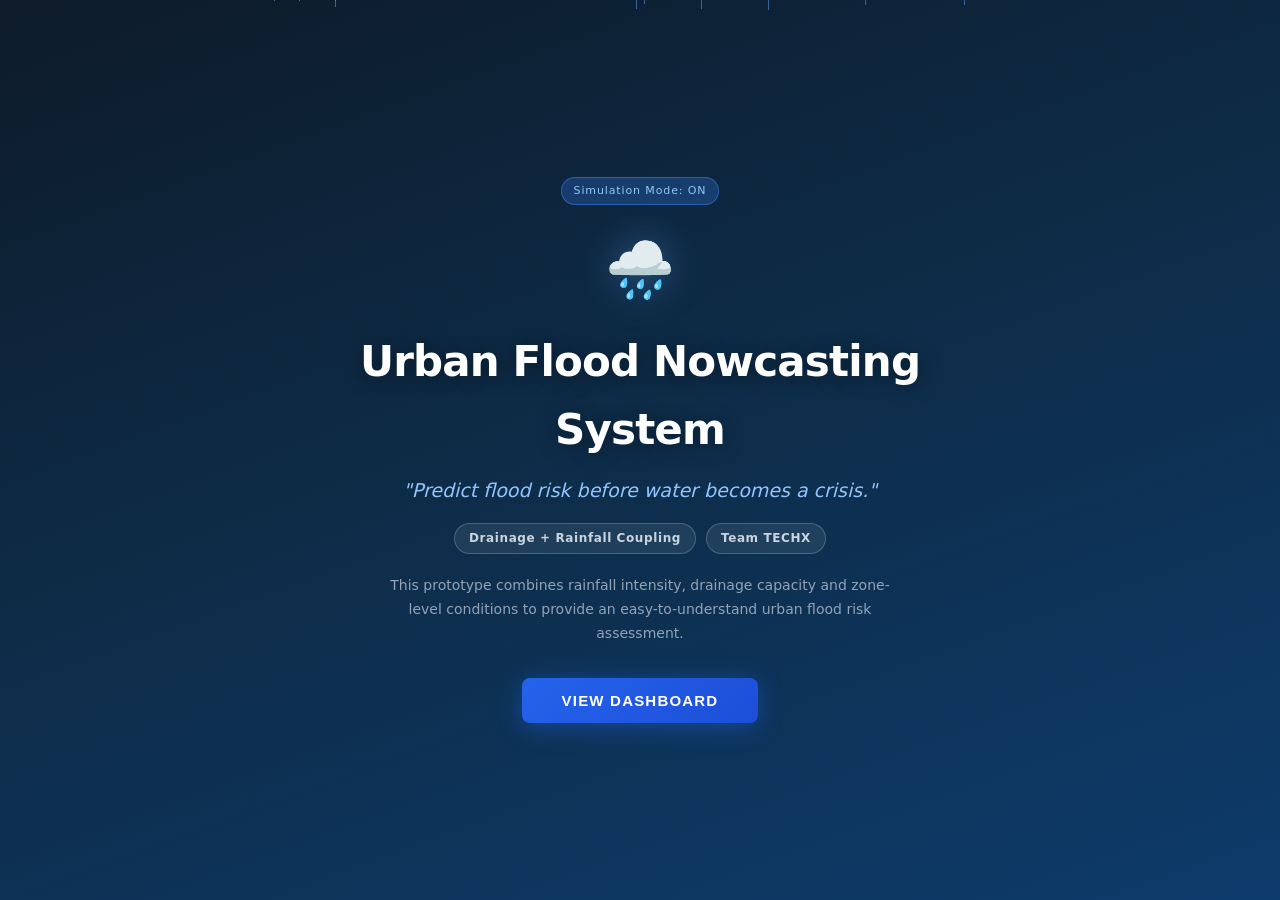
<file: index.html>
<!DOCTYPE html>
<html lang="en">
<head>
  <meta charset="UTF-8" />
  <meta name="viewport" content="width=device-width, initial-scale=1.0" />
  <title>Urban Flood Nowcasting System | Team TECHX</title>
  <link rel="stylesheet" href="style.css" />
</head>
<body>

  <!-- ═══════════════════════════════════════════════
       PAGE 1 – LANDING PAGE
  ═══════════════════════════════════════════════ -->
  <section id="landing-page" class="landing">
    <div class="landing-bg">
      <div class="rain-container" id="rainContainer"></div>
    </div>
    <div class="landing-content">
      <div class="landing-badge">Simulation Mode: ON</div>
      <div class="landing-icon">🌧️</div>
      <h1 class="landing-title">Urban Flood Nowcasting System</h1>
      <p class="landing-tagline">"Predict flood risk before water becomes a crisis."</p>
      <div class="landing-tags">
        <span class="tag">Drainage + Rainfall Coupling</span>
        <span class="tag">Team TECHX</span>
      </div>
      <p class="landing-description">
        This prototype combines rainfall intensity, drainage capacity and zone-level conditions
        to provide an easy-to-understand urban flood risk assessment.
      </p>
      <button class="btn-cta" id="enterDashboard">VIEW DASHBOARD</button>
    </div>
  </section>

  <!-- ═══════════════════════════════════════════════
       PAGE 2 – DASHBOARD
  ═══════════════════════════════════════════════ -->
  <section id="dashboard-page" class="dashboard hidden">

    <!-- NAV BAR -->
    <nav class="navbar">
      <div class="nav-brand">
        <span class="nav-icon">🌊</span>
        <span class="nav-title">Urban Flood Nowcasting System</span>
      </div>
      <button class="hamburger" id="hamburger" aria-label="Toggle menu">&#9776;</button>
      <ul class="nav-links" id="navLinks">
        <li><a href="#" class="active">Dashboard</a></li>
        <li><a href="#alerts-section">Alerts</a></li>
        <li><a href="#about-section">About</a></li>
        <li><span class="nav-team">Team TECHX</span></li>
      </ul>
    </nav>

    <!-- DASHBOARD HEADER -->
    <header class="dash-header">
      <div>
        <h2 class="dash-title">Urban Flood Risk Dashboard</h2>
        <p class="dash-subtitle">Drainage and Rainfall Coupling for Real-Time Urban Flood Risk Monitoring</p>
      </div>
      <div class="status-group">
        <span class="status-dot"></span>
        <span class="status-text">System Monitoring Active</span>
        <span class="sim-badge">Simulation Mode: ON</span>
      </div>
    </header>

    <main class="dash-main">

      <!-- HOW IT WORKS BANNER -->
      <div class="how-it-works">
        <span class="hiw-label">How it works:</span>
        <div class="hiw-flow">
          <span class="hiw-step">🌧️ Rainfall</span>
          <span class="hiw-arrow">→</span>
          <span class="hiw-step">🚿 Drainage Load</span>
          <span class="hiw-arrow">→</span>
          <span class="hiw-step">⚠️ Flood Risk</span>
          <span class="hiw-arrow">→</span>
          <span class="hiw-step">🔔 Alert</span>
          <span class="hiw-arrow">→</span>
          <span class="hiw-step">🏃 Recommended Action</span>
        </div>
      </div>

      <!-- CONTROLS ROW -->
      <div class="controls-row">

        <!-- RAINFALL SLIDER -->
        <div class="control-card rainfall-control">
          <div class="control-header">
            <h3>🌧️ Rainfall Intensity</h3>
            <span class="sim-tag">Simulated Data</span>
          </div>
          <div class="slider-row">
            <span class="slider-min">0 mm/hr</span>
            <input type="range" id="rainfallSlider" min="0" max="150" value="40" step="1" class="rainfall-slider" />
            <span class="slider-max">150 mm/hr</span>
          </div>
          <div class="slider-value-row">
            <span>Current Rainfall: <strong id="rainfallValue">40</strong> mm/hr</span>
            <button class="btn-reset" id="resetBtn">↺ RESET SIMULATION</button>
          </div>
          <div class="last-updated">Last Updated: <span id="lastUpdated">Just now</span></div>
        </div>

        <!-- DRAINAGE CAPACITY -->
        <div class="control-card drainage-control">
          <div class="control-header">
            <h3>🚿 Drainage Capacity</h3>
            <span class="formula-tag" title="Flood Risk = Rainfall Factor + Drainage Load Factor + Zone Vulnerability">
              Rain + Drainage = Flood Risk
            </span>
          </div>
          <div class="drainage-stats">
            <div class="drain-row">
              <span class="drain-label">Available Capacity</span>
              <div class="drain-bar-wrap">
                <div class="drain-bar capacity-bar" id="capacityBar"></div>
              </div>
              <span class="drain-pct" id="capacityPct">65%</span>
            </div>
            <div class="drain-row">
              <span class="drain-label">Current Load</span>
              <div class="drain-bar-wrap">
                <div class="drain-bar load-bar" id="loadBar"></div>
              </div>
              <span class="drain-pct" id="loadPct">42%</span>
            </div>
          </div>
          <div class="drain-status-row">
            Drainage Status: <strong id="drainStatus">Normal</strong>
          </div>
        </div>

      </div>

      <!-- MAP + ZONE CARDS ROW -->
      <div class="map-zone-row">

        <!-- CITY MAP -->
        <div class="map-card">
          <div class="map-header">
            <h3>🗺️ Urban Zone Risk Map</h3>
            <span class="map-hint">Click any zone for details</span>
          </div>
          <div class="map-container">
            <svg id="cityMap" viewBox="0 0 700 420" xmlns="http://www.w3.org/2000/svg" class="city-svg">

              <!-- Background city grid -->
              <rect x="0" y="0" width="700" height="420" fill="#1a2a3a"/>

              <!-- Grid lines (roads) -->
              <g class="roads" stroke="#2a4060" stroke-width="1" opacity="0.6">
                <line x1="0" y1="70" x2="700" y2="70"/>
                <line x1="0" y1="140" x2="700" y2="140"/>
                <line x1="0" y1="210" x2="700" y2="210"/>
                <line x1="0" y1="280" x2="700" y2="280"/>
                <line x1="0" y1="350" x2="700" y2="350"/>
                <line x1="100" y1="0" x2="100" y2="420"/>
                <line x1="200" y1="0" x2="200" y2="420"/>
                <line x1="300" y1="0" x2="300" y2="420"/>
                <line x1="400" y1="0" x2="400" y2="420"/>
                <line x1="500" y1="0" x2="500" y2="420"/>
                <line x1="600" y1="0" x2="600" y2="420"/>
              </g>

              <!-- RIVER (drainage channel) -->
              <path d="M0 260 Q80 250 160 265 Q240 280 320 260 Q400 240 480 255 Q560 270 640 255 L700 258" 
                    fill="none" stroke="#1e90ff" stroke-width="8" opacity="0.7"/>
              <path d="M0 264 Q80 254 160 269 Q240 284 320 264 Q400 244 480 259 Q560 274 640 259 L700 262" 
                    fill="none" stroke="#00bfff" stroke-width="3" opacity="0.4"/>
              <text x="10" y="250" fill="#00bfff" font-size="9" opacity="0.8">Drainage Canal</text>

              <!-- ZONE A – Ahmedabad Central -->
              <rect id="zone-A" x="210" y="75" width="175" height="125" rx="6"
                    class="map-zone" data-zone="A" fill="#22c55e" opacity="0.75"/>
              <text x="297" y="128" text-anchor="middle" fill="white" font-size="12" font-weight="bold" class="zone-label" pointer-events="none">Zone A</text>
              <text x="297" y="144" text-anchor="middle" fill="white" font-size="9" class="zone-sublabel" pointer-events="none">Ahmedabad Central</text>
              <text id="zoneA-pct" x="297" y="160" text-anchor="middle" fill="white" font-size="11" font-weight="bold" pointer-events="none">28%</text>

              <!-- ZONE B – Riverfront -->
              <rect id="zone-B" x="210" y="215" width="175" height="100" rx="6"
                    class="map-zone" data-zone="B" fill="#eab308" opacity="0.75"/>
              <text x="297" y="258" text-anchor="middle" fill="white" font-size="12" font-weight="bold" class="zone-label" pointer-events="none">Zone B</text>
              <text x="297" y="272" text-anchor="middle" fill="white" font-size="9" class="zone-sublabel" pointer-events="none">Riverfront</text>
              <text id="zoneB-pct" x="297" y="288" text-anchor="middle" fill="white" font-size="11" font-weight="bold" pointer-events="none">45%</text>

              <!-- ZONE C – East Zone -->
              <rect id="zone-C" x="400" y="75" width="160" height="150" rx="6"
                    class="map-zone" data-zone="C" fill="#f97316" opacity="0.75"/>
              <text x="480" y="143" text-anchor="middle" fill="white" font-size="12" font-weight="bold" class="zone-label" pointer-events="none">Zone C</text>
              <text x="480" y="158" text-anchor="middle" fill="white" font-size="9" class="zone-sublabel" pointer-events="none">East Zone</text>
              <text id="zoneC-pct" x="480" y="174" text-anchor="middle" fill="white" font-size="11" font-weight="bold" pointer-events="none">62%</text>

              <!-- ZONE D – West Zone -->
              <rect id="zone-D" x="30" y="75" width="160" height="150" rx="6"
                    class="map-zone" data-zone="D" fill="#22c55e" opacity="0.75"/>
              <text x="110" y="143" text-anchor="middle" fill="white" font-size="12" font-weight="bold" class="zone-label" pointer-events="none">Zone D</text>
              <text x="110" y="158" text-anchor="middle" fill="white" font-size="9" class="zone-sublabel" pointer-events="none">West Zone</text>
              <text id="zoneD-pct" x="110" y="174" text-anchor="middle" fill="white" font-size="11" font-weight="bold" pointer-events="none">22%</text>

              <!-- ZONE E – Low-Lying Area -->
              <rect id="zone-E" x="400" y="240" width="160" height="120" rx="6"
                    class="map-zone" data-zone="E" fill="#ef4444" opacity="0.75"/>
              <text x="480" y="292" text-anchor="middle" fill="white" font-size="12" font-weight="bold" class="zone-label" pointer-events="none">Zone E</text>
              <text x="480" y="307" text-anchor="middle" fill="white" font-size="9" class="zone-sublabel" pointer-events="none">Low-Lying Area</text>
              <text id="zoneE-pct" x="480" y="322" text-anchor="middle" fill="white" font-size="11" font-weight="bold" pointer-events="none">78%</text>

              <!-- ZONE F – Industrial Area -->
              <rect id="zone-F" x="30" y="240" width="160" height="120" rx="6"
                    class="map-zone" data-zone="F" fill="#eab308" opacity="0.75"/>
              <text x="110" y="292" text-anchor="middle" fill="white" font-size="12" font-weight="bold" class="zone-label" pointer-events="none">Zone F</text>
              <text x="110" y="307" text-anchor="middle" fill="white" font-size="9" class="zone-sublabel" pointer-events="none">Industrial Area</text>
              <text id="zoneF-pct" x="110" y="322" text-anchor="middle" fill="white" font-size="11" font-weight="bold" pointer-events="none">48%</text>

              <!-- Road labels -->
              <text x="350" y="67" text-anchor="middle" fill="#7099bb" font-size="8">NH-48 Main Corridor</text>
              <text x="350" y="137" text-anchor="middle" fill="#7099bb" font-size="8">Ring Road</text>
              <text x="350" y="207" text-anchor="middle" fill="#7099bb" font-size="8">Canal Road</text>
              <text x="350" y="345" text-anchor="middle" fill="#7099bb" font-size="8">South Bypass</text>

              <!-- Map labels -->
              <text x="210" y="15" fill="#94a3b8" font-size="9">◎ Emergency Shelter (Zone A)</text>
              <text x="450" y="15" fill="#94a3b8" font-size="9">◎ Hospital (Zone C)</text>
              <text x="40" y="410" fill="#94a3b8" font-size="9">◎ Fire Station (Zone D)</text>
              <text x="450" y="410" fill="#94a3b8" font-size="9">◎ Relief Camp (Zone F)</text>

            </svg>

            <!-- MAP LEGEND -->
            <div class="map-legend">
              <div class="legend-title">Risk Level</div>
              <div class="legend-item"><span class="leg-color" style="background:#22c55e"></span>Low (0–30%)</div>
              <div class="legend-item"><span class="leg-color" style="background:#eab308"></span>Moderate (31–60%)</div>
              <div class="legend-item"><span class="leg-color" style="background:#f97316"></span>High (61–80%)</div>
              <div class="legend-item"><span class="leg-color" style="background:#ef4444"></span>Critical (81–100%)</div>
            </div>
          </div>
        </div>

        <!-- ZONE RISK CARDS -->
        <div class="zone-cards-panel">
          <h3 class="zone-panel-title">Zone Risk Overview</h3>
          <div id="zoneCardsList" class="zone-cards-list">
            <!-- Populated by JS -->
          </div>
        </div>

      </div>

      <!-- STATISTICS BAR -->
      <div class="stats-bar" id="statsBar">
        <div class="stat-card">
          <div class="stat-icon">🌧️</div>
          <div class="stat-value" id="stat-rainfall">40 mm/hr</div>
          <div class="stat-label">Avg Rainfall</div>
        </div>
        <div class="stat-card">
          <div class="stat-icon">🟠</div>
          <div class="stat-value" id="stat-high">2</div>
          <div class="stat-label">High Risk Zones</div>
        </div>
        <div class="stat-card">
          <div class="stat-icon">🔴</div>
          <div class="stat-value" id="stat-critical">1</div>
          <div class="stat-label">Critical Zones</div>
        </div>
        <div class="stat-card">
          <div class="stat-icon">🚿</div>
          <div class="stat-value" id="stat-drain">42%</div>
          <div class="stat-label">Drainage Load</div>
        </div>
        <div class="stat-card stat-overall">
          <div class="stat-icon">⚠️</div>
          <div class="stat-value" id="stat-overall">MODERATE</div>
          <div class="stat-label">Overall Risk</div>
        </div>
      </div>

      <!-- ALERTS SECTION -->
      <div id="alerts-section" class="alerts-section">
        <h3 class="alerts-title">🔔 Flood Alerts</h3>
        <div id="alertBox" class="alert-box alert-moderate">
          <span class="alert-icon">🟡</span>
          <div class="alert-content">
            <strong>Moderate Alert</strong>
            <p>Rainfall increasing. Monitor drainage capacity.</p>
          </div>
        </div>
      </div>

      <!-- ABOUT SECTION -->
      <div id="about-section" class="about-section">
        <h3>About This Project</h3>
        <p>
          The <strong>Urban Flood Nowcasting System</strong> demonstrates how combining real-time
          rainfall intensity data with drainage network capacity can produce actionable flood-risk
          information for every urban zone. The core equation is simple:
        </p>
        <div class="formula-display">
          Flood Risk = Rainfall Factor + Drainage Load Factor + Zone Vulnerability
        </div>
        <p>
          All values shown are <em>simulated prototype data</em>. This prototype was built for
          demonstration purposes. In a real deployment, live sensor data and GIS layers would
          replace the simulated inputs.
        </p>
        <div class="team-badge">Team TECHX &nbsp;|&nbsp; Urban Flood Nowcasting System</div>
      </div>

    </main>

    <!-- FOOTER -->
    <footer class="footer">
      <p>Urban Flood Nowcasting System &nbsp;|&nbsp; Team TECHX</p>
      <p class="footer-sub">Prototype for Urban Flood Risk Monitoring &nbsp;·&nbsp; Simulation Data Only</p>
    </footer>

  </section>

  <!-- ═══════════════════════════════════════════════
       ZONE DETAIL MODAL
  ═══════════════════════════════════════════════ -->
  <div id="zoneModal" class="modal-overlay hidden" role="dialog" aria-modal="true">
    <div class="modal-box">
      <button class="modal-close" id="modalClose" aria-label="Close">✕</button>
      <h2 class="modal-title" id="modalTitle">Zone Details</h2>
      <div class="modal-grid" id="modalGrid">
        <!-- Populated by JS -->
      </div>
      <div class="modal-alert" id="modalAlert"></div>
      <div class="modal-route" id="modalRoute"></div>
      <button class="btn-modal-close" id="modalCloseBtn">CLOSE</button>
    </div>
  </div>

  <script src="app.js"></script>
</body>
</html>
</file>
<file: style.css>
/* ═══════════════════════════════════════════════════
   URBAN FLOOD NOWCASTING SYSTEM — style.css
   Team TECHX
═══════════════════════════════════════════════════ */

/* ── RESET & BASE ── */
*, *::before, *::after { box-sizing: border-box; margin: 0; padding: 0; }

:root {
  --navy:      #0d1b2a;
  --navy2:     #1a2a3a;
  --navy3:     #1e3a5f;
  --blue:      #2563eb;
  --blue-light:#3b82f6;
  --white:     #ffffff;
  --bg:        #f0f4f8;
  --surface:   #ffffff;
  --border:    #d1d9e0;
  --text:      #1e293b;
  --muted:     #64748b;

  --low:       #22c55e;
  --moderate:  #eab308;
  --high:      #f97316;
  --critical:  #ef4444;

  --low-bg:    #f0fdf4;
  --mod-bg:    #fefce8;
  --high-bg:   #fff7ed;
  --crit-bg:   #fef2f2;

  --low-border:  #86efac;
  --mod-border:  #fde047;
  --high-border: #fdba74;
  --crit-border: #fca5a5;

  --radius: 10px;
  --shadow: 0 2px 12px rgba(0,0,0,0.10);
}

html { scroll-behavior: smooth; }
body  { font-family: -apple-system, "Segoe UI", system-ui, sans-serif;
        background: var(--bg); color: var(--text); font-size: 14px; line-height: 1.6; }

.hidden { display: none !important; }

/* ── SCROLL BAR ── */
::-webkit-scrollbar { width: 6px; }
::-webkit-scrollbar-track { background: var(--navy2); }
::-webkit-scrollbar-thumb { background: var(--navy3); border-radius: 3px; }

/* ═══════════════════════════════════════════════════
   LANDING PAGE
═══════════════════════════════════════════════════ */
.landing {
  position: relative;
  min-height: 100vh;
  display: flex;
  align-items: center;
  justify-content: center;
  overflow: hidden;
  background: linear-gradient(160deg, #0d1b2a 0%, #0e2d4a 50%, #0d3b6b 100%);
}

.landing-bg {
  position: absolute; inset: 0;
  pointer-events: none;
  overflow: hidden;
}

/* Animated rain drops */
.rain-drop {
  position: absolute;
  width: 1px;
  background: linear-gradient(to bottom, transparent, #60a5fa88);
  animation: fall linear infinite;
  top: -80px;
}
@keyframes fall {
  to { transform: translateY(110vh); }
}

.landing-content {
  position: relative;
  text-align: center;
  padding: 40px 24px;
  max-width: 680px;
  width: 100%;
  z-index: 2;
}

.landing-badge {
  display: inline-block;
  background: rgba(59,130,246,0.25);
  border: 1px solid rgba(59,130,246,0.5);
  color: #93c5fd;
  font-size: 11px;
  letter-spacing: 0.08em;
  padding: 4px 12px;
  border-radius: 999px;
  margin-bottom: 20px;
}

.landing-icon {
  font-size: 56px;
  margin-bottom: 14px;
  filter: drop-shadow(0 0 18px #60a5fa66);
  animation: pulse 3s ease-in-out infinite;
}
@keyframes pulse {
  0%, 100% { transform: scale(1); }
  50%       { transform: scale(1.07); }
}

.landing-title {
  font-size: clamp(24px, 5vw, 42px);
  font-weight: 800;
  color: #fff;
  letter-spacing: -0.02em;
  margin-bottom: 12px;
  text-shadow: 0 2px 20px rgba(0,0,0,0.4);
}

.landing-tagline {
  font-size: clamp(14px, 2.5vw, 19px);
  color: #93c5fd;
  font-style: italic;
  margin-bottom: 18px;
  font-weight: 500;
}

.landing-tags {
  display: flex;
  gap: 10px;
  justify-content: center;
  flex-wrap: wrap;
  margin-bottom: 20px;
}

.tag {
  background: rgba(255,255,255,0.08);
  border: 1px solid rgba(255,255,255,0.2);
  color: #cbd5e1;
  padding: 5px 14px;
  border-radius: 999px;
  font-size: 12px;
  font-weight: 600;
  letter-spacing: 0.05em;
}

.landing-description {
  color: #94a3b8;
  font-size: 14px;
  line-height: 1.7;
  margin-bottom: 32px;
  max-width: 500px;
  margin-left: auto;
  margin-right: auto;
}

.btn-cta {
  display: inline-block;
  background: linear-gradient(135deg, #2563eb, #1d4ed8);
  color: #fff;
  font-size: 15px;
  font-weight: 700;
  letter-spacing: 0.08em;
  padding: 14px 40px;
  border: none;
  border-radius: 8px;
  cursor: pointer;
  box-shadow: 0 4px 24px rgba(37,99,235,0.45);
  transition: transform 0.15s, box-shadow 0.15s;
}
.btn-cta:hover {
  transform: translateY(-2px);
  box-shadow: 0 8px 30px rgba(37,99,235,0.55);
}
.btn-cta:active { transform: translateY(0); }

/* ═══════════════════════════════════════════════════
   NAVBAR
═══════════════════════════════════════════════════ */
.navbar {
  position: sticky; top: 0; z-index: 100;
  display: flex; align-items: center; justify-content: space-between;
  background: var(--navy);
  padding: 0 24px;
  height: 56px;
  box-shadow: 0 2px 12px rgba(0,0,0,0.3);
}

.nav-brand {
  display: flex; align-items: center; gap: 8px;
  font-weight: 700; font-size: 15px; color: #fff;
}
.nav-icon { font-size: 22px; }
.nav-title { white-space: nowrap; overflow: hidden; text-overflow: ellipsis; max-width: 260px; }

.nav-links {
  display: flex; align-items: center; gap: 6px;
  list-style: none;
}
.nav-links a, .nav-links .nav-team {
  color: #94a3b8;
  text-decoration: none;
  font-size: 13px;
  font-weight: 500;
  padding: 6px 12px;
  border-radius: 6px;
  transition: background 0.15s, color 0.15s;
  white-space: nowrap;
}
.nav-links a:hover { background: rgba(255,255,255,0.08); color: #fff; }
.nav-links a.active { color: #fff; background: rgba(37,99,235,0.35); }
.nav-team { color: #60a5fa !important; font-weight: 700 !important; cursor: default; }

.hamburger {
  display: none;
  background: none; border: none;
  color: #fff; font-size: 22px; cursor: pointer;
  padding: 4px 8px;
}

/* ═══════════════════════════════════════════════════
   DASHBOARD HEADER
═══════════════════════════════════════════════════ */
.dash-header {
  background: var(--navy2);
  border-bottom: 1px solid rgba(255,255,255,0.07);
  padding: 18px 24px;
  display: flex; align-items: center; justify-content: space-between; flex-wrap: wrap; gap: 12px;
}
.dash-title { font-size: clamp(18px, 3vw, 24px); font-weight: 800; color: #fff; }
.dash-subtitle { font-size: 12px; color: #64748b; margin-top: 2px; }

.status-group { display: flex; align-items: center; gap: 8px; flex-wrap: wrap; }
.status-dot {
  width: 10px; height: 10px; border-radius: 50%;
  background: #22c55e;
  box-shadow: 0 0 6px #22c55e;
  animation: blink 2s ease-in-out infinite;
}
@keyframes blink {
  0%, 100% { opacity: 1; }
  50%       { opacity: 0.5; }
}
.status-text { font-size: 12px; color: #22c55e; font-weight: 600; }
.sim-badge {
  font-size: 10px; background: rgba(234,179,8,0.2);
  border: 1px solid rgba(234,179,8,0.5); color: #fbbf24;
  padding: 2px 10px; border-radius: 999px; font-weight: 600;
}

/* ═══════════════════════════════════════════════════
   MAIN CONTENT
═══════════════════════════════════════════════════ */
.dash-main { padding: 20px 24px; max-width: 1400px; margin: 0 auto; }

/* HOW IT WORKS */
.how-it-works {
  background: var(--navy2);
  border: 1px solid rgba(255,255,255,0.07);
  border-radius: var(--radius);
  padding: 12px 20px;
  margin-bottom: 18px;
  display: flex; align-items: center; gap: 12px; flex-wrap: wrap;
}
.hiw-label { font-size: 11px; font-weight: 700; color: #60a5fa; letter-spacing: 0.06em; white-space: nowrap; }
.hiw-flow  { display: flex; align-items: center; gap: 6px; flex-wrap: wrap; }
.hiw-step  { font-size: 12px; color: #cbd5e1; background: rgba(255,255,255,0.06); padding: 3px 10px; border-radius: 6px; }
.hiw-arrow { color: #475569; font-size: 12px; }

/* CONTROLS ROW */
.controls-row {
  display: grid;
  grid-template-columns: 1fr 320px;
  gap: 16px;
  margin-bottom: 18px;
}

.control-card {
  background: var(--surface);
  border: 1px solid var(--border);
  border-radius: var(--radius);
  padding: 18px 20px;
  box-shadow: var(--shadow);
}
.control-header {
  display: flex; align-items: center; justify-content: space-between;
  margin-bottom: 14px;
}
.control-header h3 { font-size: 15px; font-weight: 700; color: var(--text); }
.sim-tag {
  font-size: 10px; background: #fef3c7;
  border: 1px solid #fde68a; color: #92400e;
  padding: 2px 8px; border-radius: 999px;
}
.formula-tag {
  font-size: 10px; background: #eff6ff;
  border: 1px solid #bfdbfe; color: #1d4ed8;
  padding: 2px 10px; border-radius: 999px; cursor: help; white-space: nowrap;
}

/* Rainfall Slider */
.slider-row {
  display: flex; align-items: center; gap: 12px; margin-bottom: 10px;
}
.slider-min, .slider-max { font-size: 11px; color: var(--muted); white-space: nowrap; }
.rainfall-slider {
  -webkit-appearance: none; appearance: none;
  width: 100%; height: 8px; border-radius: 999px;
  background: linear-gradient(to right, #22c55e, #eab308, #f97316, #ef4444);
  outline: none; cursor: pointer;
}
.rainfall-slider::-webkit-slider-thumb {
  -webkit-appearance: none; appearance: none;
  width: 22px; height: 22px; border-radius: 50%;
  background: #fff; border: 3px solid #2563eb;
  box-shadow: 0 2px 8px rgba(37,99,235,0.4);
  cursor: pointer; transition: transform 0.1s;
}
.rainfall-slider::-webkit-slider-thumb:hover { transform: scale(1.2); }
.rainfall-slider::-moz-range-thumb {
  width: 20px; height: 20px; border-radius: 50%;
  background: #fff; border: 3px solid #2563eb;
  cursor: pointer;
}

.slider-value-row {
  display: flex; align-items: center; justify-content: space-between; flex-wrap: wrap; gap: 8px;
  font-size: 14px; color: var(--text);
}
.slider-value-row strong { color: #2563eb; font-size: 18px; }

.btn-reset {
  background: var(--navy2); color: #93c5fd;
  border: 1px solid rgba(59,130,246,0.4);
  padding: 6px 16px; border-radius: 6px;
  font-size: 12px; font-weight: 600; cursor: pointer;
  transition: background 0.15s;
}
.btn-reset:hover { background: #1e3a5f; }

.last-updated { font-size: 11px; color: var(--muted); margin-top: 8px; }

/* Drainage Card */
.drainage-stats { display: flex; flex-direction: column; gap: 10px; margin-bottom: 10px; }
.drain-row { display: flex; align-items: center; gap: 10px; }
.drain-label { font-size: 12px; color: var(--muted); min-width: 110px; }
.drain-bar-wrap {
  flex: 1; height: 10px; background: #e5e7eb;
  border-radius: 999px; overflow: hidden;
}
.drain-bar { height: 100%; border-radius: 999px; transition: width 0.4s ease; }
.capacity-bar { background: linear-gradient(to right, #22c55e, #86efac); }
.load-bar     { background: linear-gradient(to right, #eab308, #f97316); }
.drain-pct { font-size: 12px; font-weight: 700; min-width: 38px; text-align: right; }
.drain-status-row { font-size: 13px; color: var(--muted); }
.drain-status-row strong { color: var(--text); }

/* ═══════════════════════════════════════════════════
   MAP + ZONE CARDS ROW
═══════════════════════════════════════════════════ */
.map-zone-row {
  display: grid;
  grid-template-columns: 1fr 280px;
  gap: 16px;
  margin-bottom: 18px;
}

/* MAP CARD */
.map-card {
  background: var(--navy2);
  border: 1px solid rgba(255,255,255,0.07);
  border-radius: var(--radius);
  padding: 16px;
  box-shadow: var(--shadow);
}
.map-header {
  display: flex; align-items: center; justify-content: space-between;
  margin-bottom: 12px;
}
.map-header h3 { font-size: 15px; font-weight: 700; color: #fff; }
.map-hint { font-size: 11px; color: #60a5fa; }

.map-container { position: relative; }
.city-svg { width: 100%; height: auto; border-radius: 8px; display: block; }

.map-zone {
  cursor: pointer;
  transition: opacity 0.3s, filter 0.2s;
  filter: drop-shadow(0 0 6px rgba(0,0,0,0.3));
}
.map-zone:hover { opacity: 1 !important; filter: drop-shadow(0 0 10px rgba(255,255,255,0.4)); }

.map-legend {
  position: absolute; bottom: 8px; left: 8px;
  background: rgba(13,27,42,0.9);
  border: 1px solid rgba(255,255,255,0.1);
  border-radius: 8px; padding: 8px 12px;
  backdrop-filter: blur(4px);
}
.legend-title { font-size: 10px; font-weight: 700; color: #94a3b8; margin-bottom: 5px; letter-spacing: 0.06em; }
.legend-item { display: flex; align-items: center; gap: 6px; font-size: 10px; color: #cbd5e1; margin-bottom: 3px; }
.leg-color { width: 12px; height: 12px; border-radius: 3px; flex-shrink: 0; }

/* ZONE CARDS PANEL */
.zone-cards-panel {
  background: var(--surface);
  border: 1px solid var(--border);
  border-radius: var(--radius);
  padding: 16px;
  box-shadow: var(--shadow);
  overflow-y: auto;
  max-height: 480px;
}
.zone-panel-title { font-size: 14px; font-weight: 700; margin-bottom: 12px; color: var(--text); }

.zone-cards-list { display: flex; flex-direction: column; gap: 8px; }

.zone-card {
  border: 1px solid var(--border);
  border-radius: 8px;
  padding: 10px 12px;
  cursor: pointer;
  transition: border-color 0.2s, box-shadow 0.2s, transform 0.15s;
  background: #fff;
}
.zone-card:hover { border-color: #93c5fd; box-shadow: 0 2px 10px rgba(59,130,246,0.15); transform: translateY(-1px); }
.zone-card-header { display: flex; justify-content: space-between; align-items: center; margin-bottom: 6px; }
.zone-card-name { font-size: 12px; font-weight: 700; color: var(--text); }
.zone-card-badge {
  font-size: 10px; font-weight: 700; padding: 2px 8px; border-radius: 999px; color: #fff;
}
.zone-card-row { display: flex; justify-content: space-between; font-size: 11px; color: var(--muted); margin-bottom: 2px; }
.zone-risk-bar-wrap { margin-top: 6px; height: 5px; background: #e5e7eb; border-radius: 999px; overflow: hidden; }
.zone-risk-bar { height: 100%; border-radius: 999px; transition: width 0.4s ease; }

/* ═══════════════════════════════════════════════════
   STATISTICS BAR
═══════════════════════════════════════════════════ */
.stats-bar {
  display: grid;
  grid-template-columns: repeat(5, 1fr);
  gap: 12px;
  margin-bottom: 18px;
}

.stat-card {
  background: var(--surface);
  border: 1px solid var(--border);
  border-radius: var(--radius);
  padding: 16px;
  text-align: center;
  box-shadow: var(--shadow);
  transition: transform 0.15s;
}
.stat-card:hover { transform: translateY(-2px); }
.stat-icon { font-size: 20px; margin-bottom: 6px; }
.stat-value {
  font-size: 20px; font-weight: 800; color: var(--text);
  transition: color 0.3s;
}
.stat-label { font-size: 11px; color: var(--muted); margin-top: 2px; }

.stat-overall .stat-value { font-size: 16px; }

/* ═══════════════════════════════════════════════════
   ALERTS
═══════════════════════════════════════════════════ */
.alerts-section {
  margin-bottom: 18px;
}
.alerts-title { font-size: 15px; font-weight: 700; margin-bottom: 10px; color: var(--text); }

.alert-box {
  display: flex; align-items: flex-start; gap: 12px;
  padding: 14px 18px;
  border-radius: var(--radius);
  border-left: 4px solid;
  transition: all 0.3s ease;
}
.alert-icon { font-size: 20px; }
.alert-content strong { font-size: 14px; display: block; margin-bottom: 2px; }
.alert-content p { font-size: 13px; }

.alert-safe     { background: var(--low-bg);  border-color: var(--low);      }
.alert-safe .alert-content strong { color: #15803d; }
.alert-safe .alert-content p { color: #166534; }

.alert-moderate { background: var(--mod-bg);  border-color: var(--moderate); }
.alert-moderate .alert-content strong { color: #854d0e; }
.alert-moderate .alert-content p { color: #713f12; }

.alert-high     { background: var(--high-bg); border-color: var(--high);     }
.alert-high .alert-content strong { color: #9a3412; }
.alert-high .alert-content p { color: #7c2d12; }

.alert-critical { background: var(--crit-bg); border-color: var(--critical); }
.alert-critical .alert-content strong { color: #991b1b; }
.alert-critical .alert-content p { color: #7f1d1d; }

/* ═══════════════════════════════════════════════════
   ABOUT SECTION
═══════════════════════════════════════════════════ */
.about-section {
  background: var(--surface);
  border: 1px solid var(--border);
  border-radius: var(--radius);
  padding: 20px 24px;
  margin-bottom: 18px;
  box-shadow: var(--shadow);
}
.about-section h3 { font-size: 15px; font-weight: 700; margin-bottom: 10px; color: var(--text); }
.about-section p  { font-size: 13px; color: var(--muted); margin-bottom: 10px; line-height: 1.7; }

.formula-display {
  background: var(--navy2);
  color: #93c5fd;
  font-family: monospace;
  font-size: 13px;
  padding: 10px 16px;
  border-radius: 6px;
  margin: 12px 0;
  border-left: 3px solid #3b82f6;
}

.team-badge {
  display: inline-block;
  background: rgba(37,99,235,0.08);
  border: 1px solid rgba(37,99,235,0.2);
  color: #2563eb;
  font-size: 12px; font-weight: 700;
  padding: 5px 14px; border-radius: 999px;
}

/* ═══════════════════════════════════════════════════
   FOOTER
═══════════════════════════════════════════════════ */
.footer {
  background: var(--navy);
  color: #475569;
  text-align: center;
  padding: 18px 24px;
  font-size: 12px;
  border-top: 1px solid rgba(255,255,255,0.05);
}
.footer p { margin-bottom: 3px; }
.footer-sub { color: #334155; font-size: 11px; }

/* ═══════════════════════════════════════════════════
   MODAL
═══════════════════════════════════════════════════ */
.modal-overlay {
  position: fixed; inset: 0; z-index: 999;
  background: rgba(0,0,0,0.65);
  display: flex; align-items: center; justify-content: center;
  padding: 20px;
  backdrop-filter: blur(3px);
  animation: fadeIn 0.2s ease;
}
@keyframes fadeIn { from { opacity: 0; } to { opacity: 1; } }

.modal-box {
  background: var(--surface);
  border-radius: 14px;
  padding: 28px;
  max-width: 520px;
  width: 100%;
  position: relative;
  box-shadow: 0 20px 60px rgba(0,0,0,0.35);
  animation: slideUp 0.25s ease;
  max-height: 90vh;
  overflow-y: auto;
}
@keyframes slideUp { from { transform: translateY(20px); opacity: 0; } to { transform: translateY(0); opacity: 1; } }

.modal-close {
  position: absolute; top: 14px; right: 14px;
  background: #f1f5f9; border: none; border-radius: 50%;
  width: 30px; height: 30px;
  font-size: 14px; cursor: pointer; color: var(--muted);
  display: flex; align-items: center; justify-content: center;
  transition: background 0.15s;
}
.modal-close:hover { background: #e2e8f0; }

.modal-title { font-size: 18px; font-weight: 800; color: var(--text); margin-bottom: 16px; }

.modal-grid {
  display: grid; grid-template-columns: 1fr 1fr;
  gap: 10px; margin-bottom: 14px;
}
.modal-item {
  background: #f8fafc;
  border: 1px solid var(--border);
  border-radius: 8px;
  padding: 10px 12px;
}
.modal-item-label { font-size: 10px; color: var(--muted); font-weight: 600; letter-spacing: 0.06em; margin-bottom: 2px; }
.modal-item-value { font-size: 14px; font-weight: 700; color: var(--text); }

.modal-alert {
  border-radius: 8px; padding: 10px 14px;
  font-size: 13px; font-weight: 600;
  margin-bottom: 12px; display: none;
}
.modal-alert.show { display: block; }

.modal-route {
  background: #f0f9ff;
  border: 1px solid #bae6fd;
  border-radius: 8px;
  padding: 14px 16px;
  font-size: 13px;
  margin-bottom: 16px;
  display: none;
}
.modal-route.show { display: block; }
.modal-route h4 { font-size: 13px; font-weight: 700; color: #0369a1; margin-bottom: 8px; }
.modal-route .route-avoid  { color: #dc2626; font-weight: 600; margin-bottom: 6px; font-size: 12px; }
.modal-route .route-suggest { color: #0f766e; font-weight: 600; font-size: 12px; }
.modal-route .route-proto  { font-size: 10px; color: var(--muted); margin-top: 6px; font-style: italic; }

.btn-modal-close {
  width: 100%;
  padding: 11px;
  background: var(--navy);
  color: #fff;
  border: none; border-radius: 8px;
  font-size: 14px; font-weight: 700; cursor: pointer;
  letter-spacing: 0.06em;
  transition: background 0.15s;
}
.btn-modal-close:hover { background: var(--navy3); }

/* ═══════════════════════════════════════════════════
   RISK LEVEL COLORS
═══════════════════════════════════════════════════ */
.risk-low      { color: #15803d; }
.risk-moderate { color: #854d0e; }
.risk-high     { color: #9a3412; }
.risk-critical { color: #991b1b; }

.badge-low      { background: var(--low);      }
.badge-moderate { background: var(--moderate); }
.badge-high     { background: var(--high);     }
.badge-critical { background: var(--critical); }

/* ═══════════════════════════════════════════════════
   RESPONSIVE – TABLET
═══════════════════════════════════════════════════ */
@media (max-width: 1100px) {
  .controls-row { grid-template-columns: 1fr; }
  .map-zone-row { grid-template-columns: 1fr; }
  .zone-cards-panel { max-height: 260px; }
  .zone-cards-list { flex-direction: row; flex-wrap: wrap; }
  .zone-card { min-width: 160px; flex: 1; }
  .stats-bar { grid-template-columns: repeat(3, 1fr); }
}

/* ═══════════════════════════════════════════════════
   RESPONSIVE – MOBILE
═══════════════════════════════════════════════════ */
@media (max-width: 768px) {
  .dash-main { padding: 14px 14px; }

  .nav-title { display: none; }
  .hamburger { display: block; }
  .nav-links {
    display: none; flex-direction: column;
    position: absolute; top: 56px; left: 0; right: 0;
    background: var(--navy); padding: 12px 0;
    border-bottom: 1px solid rgba(255,255,255,0.08);
    z-index: 99;
  }
  .nav-links.open { display: flex; }
  .nav-links li { width: 100%; }
  .nav-links a, .nav-links .nav-team { display: block; padding: 10px 24px; border-radius: 0; }

  .stats-bar { grid-template-columns: repeat(2, 1fr); }
  .stat-overall { grid-column: span 2; }

  .modal-grid { grid-template-columns: 1fr; }

  .how-it-works { flex-direction: column; align-items: flex-start; gap: 8px; }
}

@media (max-width: 480px) {
  .stats-bar { grid-template-columns: 1fr 1fr; }
  .controls-row { gap: 12px; }
  .map-zone-row  { gap: 12px; }
  .slider-row { flex-wrap: wrap; }
  .slider-min, .slider-max { display: none; }
  .dash-header { flex-direction: column; align-items: flex-start; }
}
</file>
